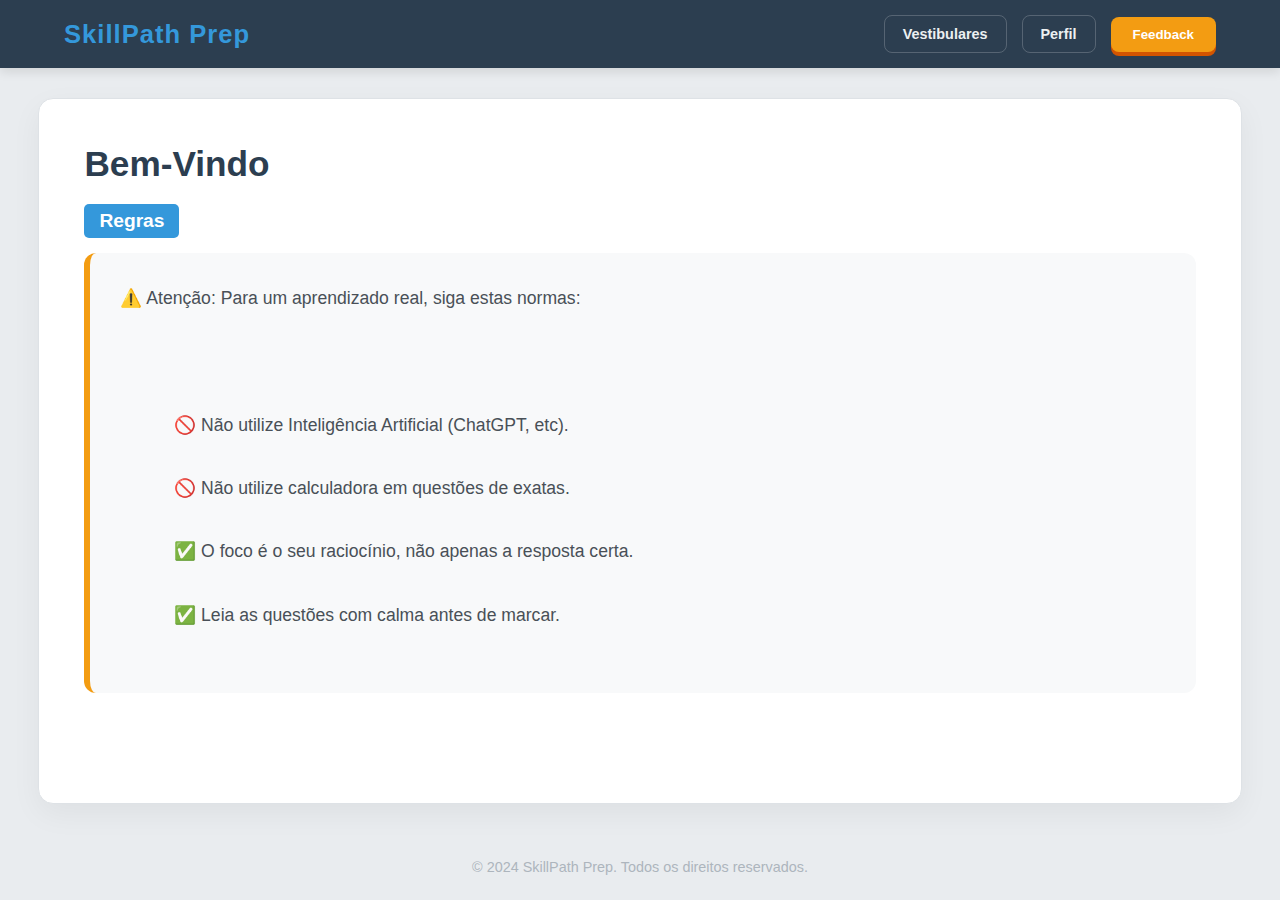
<file: index.html>
<!DOCTYPE html>
<html lang="pt-br">
<head>
    <meta charset="UTF-8">
    <meta name="viewport" content="width=device-width, initial-scale=1.0">
    <title>SkillPath Prep</title>
    <link rel="stylesheet" href="style.css">
</head>
<body>
    <header class="teto">
        <h1>SkillPath Prep</h1>
        <div class="botoes-nav">
            <a href="vestibular/vestibular.html"><button class="btn-nav">Vestibulares</button></a>
            <a href="perfil/perfil.html"><button class="btn-nav">Perfil</button></a>
            <a href="feedback/feedback.html"><button class="btn-feedback">Feedback</button></a>
        </div>
    </header>

    <main class="tela">
        <h2>Bem-Vindo</h2>
        <h3>Regras</h3>
        <p>⚠️ Atenção: Para um aprendizado real, siga estas normas:
           <br><br>
           🚫 Não utilize Inteligência Artificial (ChatGPT, etc).<br>
           🚫 Não utilize calculadora em questões de exatas.<br>
           ✅ O foco é o seu raciocínio, não apenas a resposta certa.<br>
           ✅ Leia as questões com calma antes de marcar.
        </p>
    </main>

    <footer>
        <p>© 2024 SkillPath Prep. Todos os direitos reservados.</p>
    </footer>
</body>
</html>
</file>
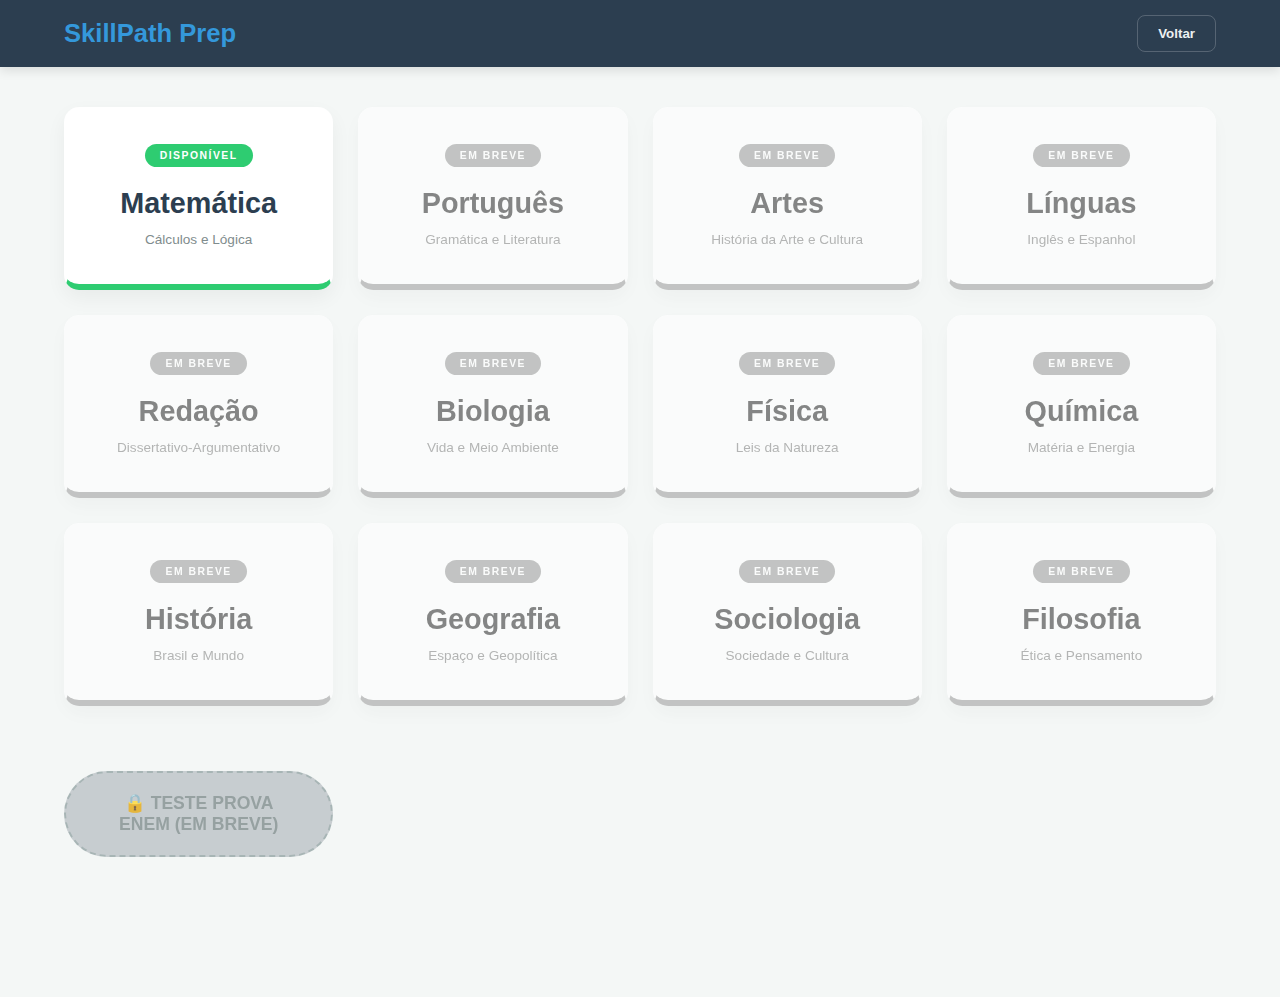
<file: enem/enem.html>
<!DOCTYPE html>
<html lang="pt-br">
<head>
    <meta charset="UTF-8">
    <meta name="viewport" content="width=device-width, initial-scale=1.0">
    <title>SkillPath Prep - ENEM</title>
    <link rel="stylesheet" href="enem.css">
</head>
<body>
    <header class="teto">
        <h1>SkillPath Prep</h1>
        <div class="botoes-nav">
            <button class="btn-nav" onclick="location.href='../vestibular/vestibulares.html'">Voltar</button>
        </div>
    </header>

    <main>
        <div class="card nem" onclick="location.href='matematica/matematica.html'">
            <h2 class="badge">DISPONÍVEL</h2>
            <h1>Matemática</h1>
            <h2 class="descricao">Cálculos e Lógica</h2>
        </div>

        <div class="card nem card-bloqueado">
            <h2 class="badge badge-breve">EM BREVE</h2>
            <h1>Português</h1>
            <h2 class="descricao">Gramática e Literatura</h2>
        </div>

        <div class="card nem card-bloqueado">
            <h2 class="badge badge-breve">EM BREVE</h2>
            <h1>Artes</h1>
            <h2 class="descricao">História da Arte e Cultura</h2>
        </div>

        <div class="card nem card-bloqueado">
            <h2 class="badge badge-breve">EM BREVE</h2>
            <h1>Línguas</h1>
            <h2 class="descricao">Inglês e Espanhol</h2>
        </div>

        <div class="card nem card-bloqueado">
            <h2 class="badge badge-breve">EM BREVE</h2>
            <h1>Redação</h1>
            <h2 class="descricao">Dissertativo-Argumentativo</h2>
        </div>

        <div class="card nem card-bloqueado">
            <h2 class="badge badge-breve">EM BREVE</h2>
            <h1>Biologia</h1>
            <h2 class="descricao">Vida e Meio Ambiente</h2>
        </div>

        <div class="card nem card-bloqueado">
            <h2 class="badge badge-breve">EM BREVE</h2>
            <h1>Física</h1>
            <h2 class="descricao">Leis da Natureza</h2>
        </div>

        <div class="card nem card-bloqueado">
            <h2 class="badge badge-breve">EM BREVE</h2>
            <h1>Química</h1>
            <h2 class="descricao">Matéria e Energia</h2>
        </div>

        <div class="card nem card-bloqueado">
            <h2 class="badge badge-breve">EM BREVE</h2>
            <h1>História</h1>
            <h2 class="descricao">Brasil e Mundo</h2>
        </div>

        <div class="card nem card-bloqueado">
            <h2 class="badge badge-breve">EM BREVE</h2>
            <h1>Geografia</h1>
            <h2 class="descricao">Espaço e Geopolítica</h2>
        </div>

        <div class="card nem card-bloqueado">
            <h2 class="badge badge-breve">EM BREVE</h2>
            <h1>Sociologia</h1>
            <h2 class="descricao">Sociedade e Cultura</h2>
        </div>

        <div class="card nem card-bloqueado">
            <h2 class="badge badge-breve">EM BREVE</h2>
            <h1>Filosofia</h1>
            <h2 class="descricao">Ética e Pensamento</h2>
        </div>
        <div class="container-teste">
        <button class="btn-teste-breve">
            🔒 TESTE PROVA ENEM (EM BREVE)
        </button>
    </div>
    </main>

</body>
</html>
</file>
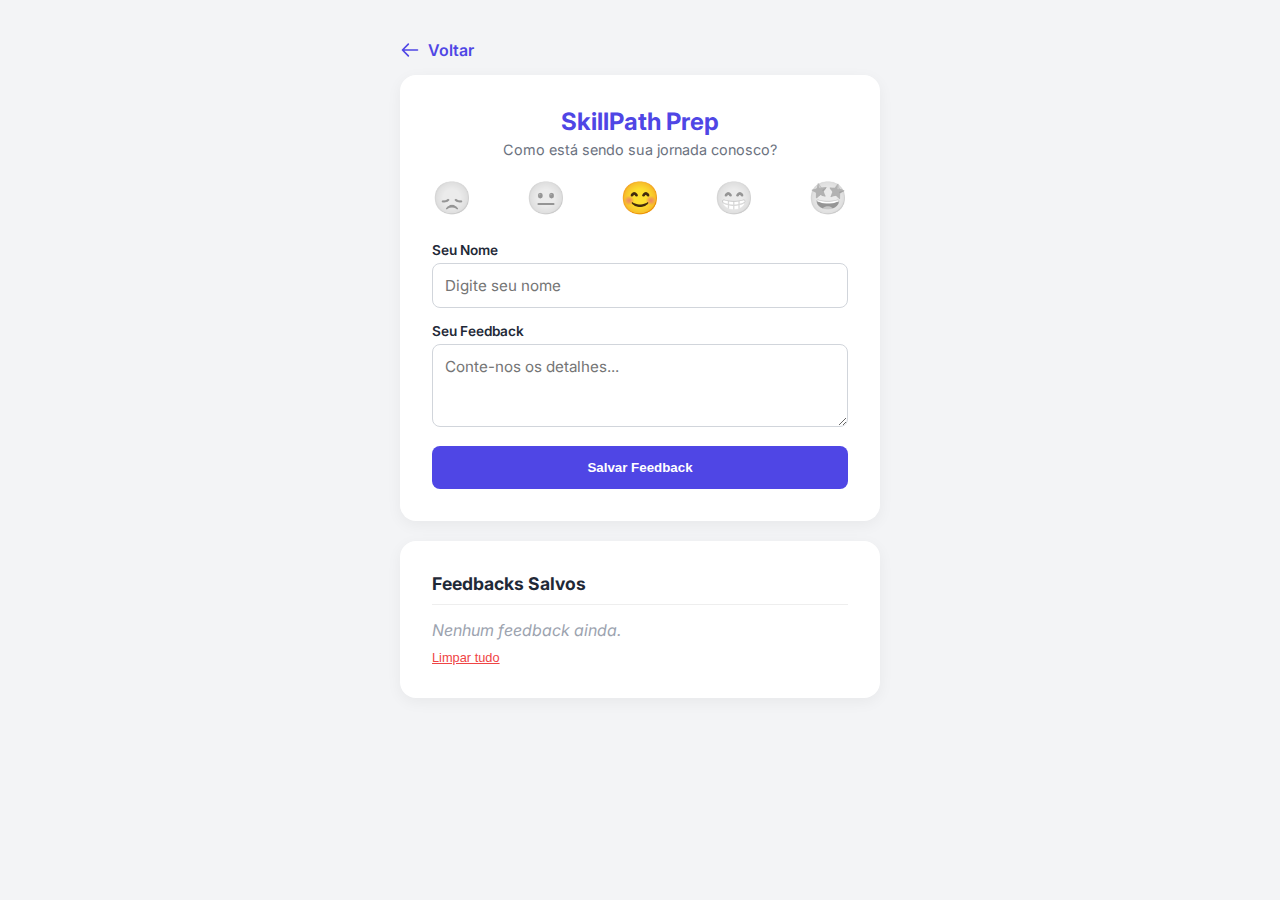
<file: feedback/feedback.html>
<!DOCTYPE html>
<html lang="pt-br">
<head>
    <meta charset="UTF-8">
    <meta name="viewport" content="width=device-width, initial-scale=1.0">
    <title>SkillPath Prep - Feedback</title>
    <link rel="stylesheet" href="feedback.css">
    <link href="https://fonts.googleapis.com/css2?family=Inter:wght@400;600&display=swap" rel="stylesheet">
</head>
<body>

    <div class="container-wrapper">
        <a href="../index.html" class="back-button">
            <svg width="20" height="20" fill="none" stroke="currentColor" viewBox="0 0 24 24">
                <path stroke-linecap="round" stroke-linejoin="round" stroke-width="2" d="M10 19l-7-7m0 0l7-7m-7 7h18"></path>
            </svg>
            Voltar
        </a>

        <div class="feedback-container">
            <header>
                <h1>SkillPath Prep</h1>
                <p>Como está sendo sua jornada conosco?</p>
            </header>

            <form id="feedbackForm">
                <div class="rating-group">
                    <label class="emoji"><input type="radio" name="rating" value="😞"><span>😞</span></label>
                    <label class="emoji"><input type="radio" name="rating" value="😐"><span>😐</span></label>
                    <label class="emoji"><input type="radio" name="rating" value="😊" checked><span>😊</span></label>
                    <label class="emoji"><input type="radio" name="rating" value="😁"><span>😁</span></label>
                    <label class="emoji"><input type="radio" name="rating" value="🤩"><span>🤩</span></label>
                </div>

                <div class="input-group">
                    <label for="userName">Seu Nome</label>
                    <input type="text" id="userName" placeholder="Digite seu nome" required>
                </div>

                <div class="input-group">
                    <label for="userComments">Seu Feedback</label>
                    <textarea id="userComments" rows="3" placeholder="Conte-nos os detalhes..." required></textarea>
                </div>

                <button type="submit" class="submit-btn">Salvar Feedback</button>
            </form>
        </div>

        <div class="history-container">
            <h3>Feedbacks Salvos</h3>
            <div id="feedbackList"></div>
            <button id="clearBtn" class="clear-btn">Limpar tudo</button>
        </div>
    </div>

    <script src="feedback.js"></script>
</body>
</html>
</file>
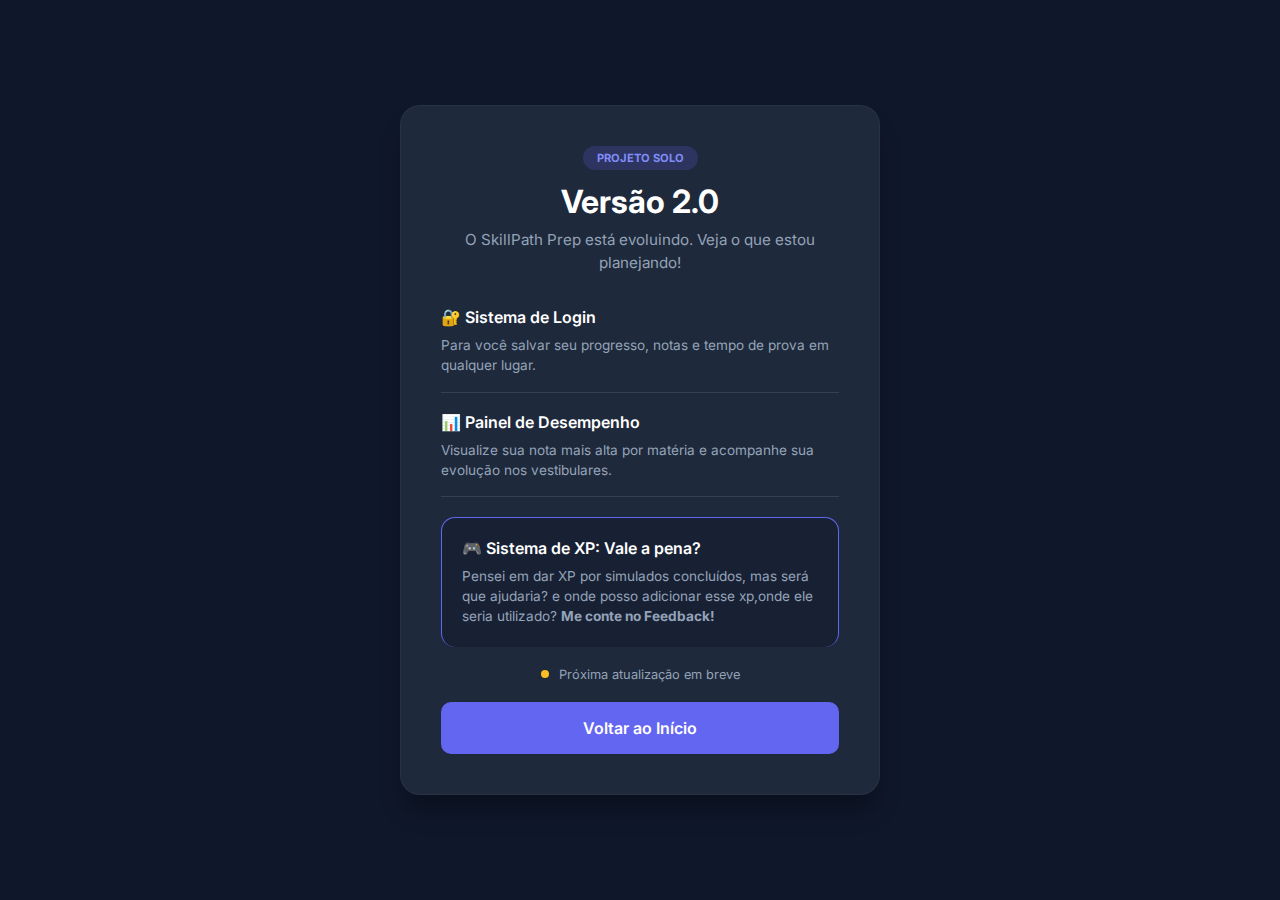
<file: perfil/perfil.html>
<!DOCTYPE html>
<html lang="pt-br">
<head>
    <meta charset="UTF-8">
    <meta name="viewport" content="width=device-width, initial-scale=1.0">
    <title>SkillPath Prep - Futuro</title>
    <link rel="stylesheet" href="perfil.css">
    <link href="https://fonts.googleapis.com/css2?family=Inter:wght@400;600;700&display=swap" rel="stylesheet">
</head>
<body>

    <div class="feedback-container">
        <header>
            <div class="tag-solo">Projeto Solo</div>
            <h1>Versão 2.0</h1>
            <p>O SkillPath Prep está evoluindo. Veja o que estou planejando!</p>
        </header>

        <div class="roadmap-list">
            <div class="input-group">
                <label>🔐 Sistema de Login</label>
                <p class="desc-text">Para você salvar seu progresso, notas e tempo de prova em qualquer lugar.</p>
            </div>

            <div class="input-group">
                <label>📊 Painel de Desempenho</label>
                <p class="desc-text">Visualize sua nota mais alta por matéria e acompanhe sua evolução nos vestibulares.</p>
            </div>

            <div class="input-group highlight-box">
                <label>🎮 Sistema de XP: Vale a pena?</label>
                <p class="desc-text">Pensei em dar XP por simulados concluídos, mas será que ajudaria? e onde posso adicionar esse xp,onde ele seria utilizado? <strong>Me conte no Feedback!</strong></p>
            </div>
        </div>

        <div class="status-footer">
            <span class="dot"></span> Próxima atualização em breve
        </div>

        <a href="../index.html" class="submit-btn">Voltar ao Início</a>
    </div>

</body>
</html>
</file>
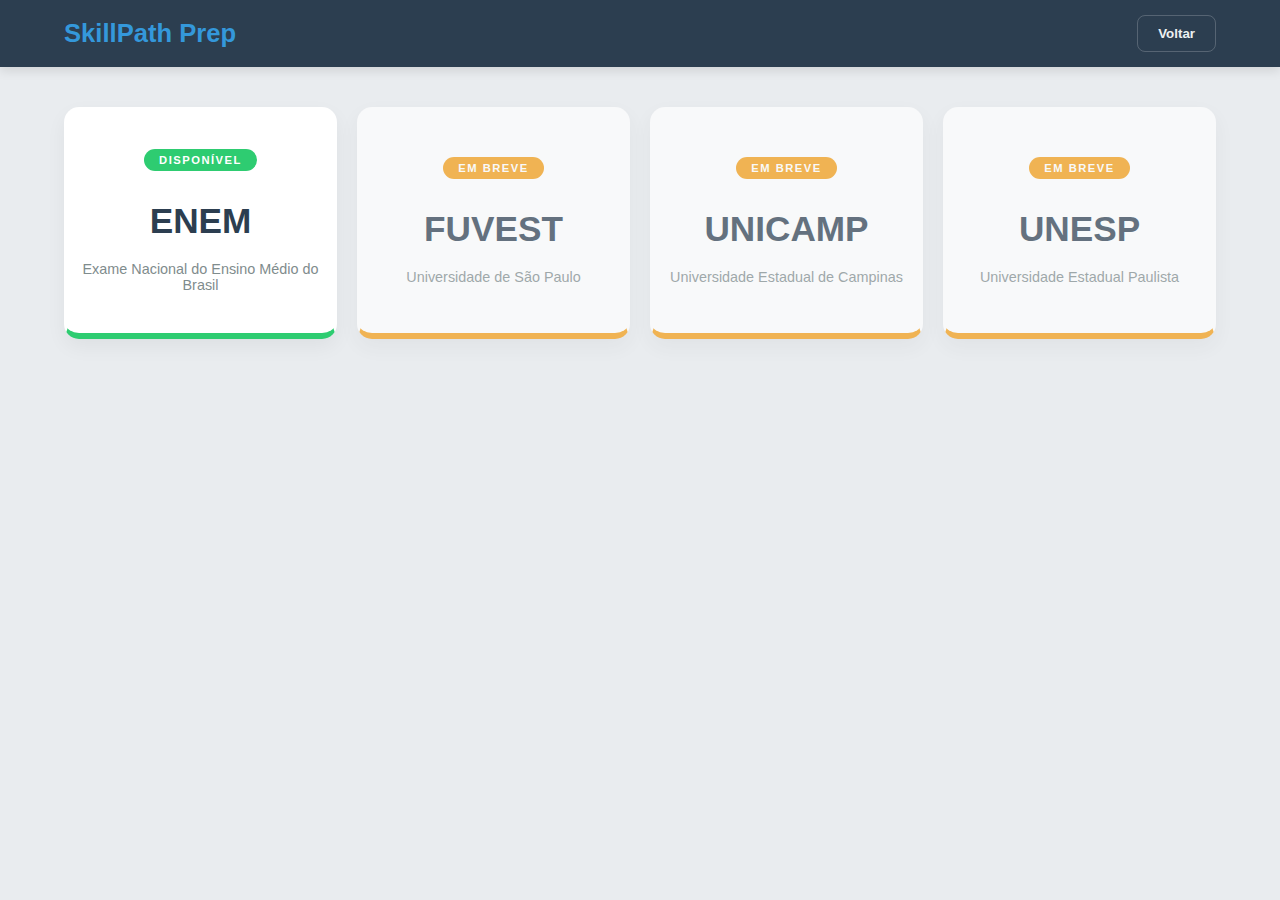
<file: vestibular/vestibulares.html>
<!DOCTYPE html>
<html lang="pt-br">
<head>
    <meta charset="UTF-8">
    <meta name="viewport" content="width=device-width, initial-scale=1.0">
    <title>SkillPath Prep | Vestibulares</title>
    <link rel="stylesheet" href="vestibulares.css">
</head>
<body>
    <header class="teto">
        <h1>SkillPath Prep</h1>
        <div>
            <button class="btn-nav" onclick="location.href='../index.html'">Voltar</button>
        </div>
    </header>

    <main>
        <div class="card nem" onclick="location.href='../enem/enem.html'">
            <h2 class="badge">DISPONÍVEL</h2>
            <h1>ENEM</h1>
            <h2 class="descricao">Exame Nacional do Ensino Médio do Brasil</h2>
        </div>

        <div class="card fuvest" onclick="alert('Em breve!')">
            <h2 class="badge">EM BREVE</h2>
            <h1>FUVEST</h1>
            <h2 class="descricao">Universidade de São Paulo</h2>
        </div>

        <div class="card unicamp" onclick="alert('Em breve!')">
            <h2 class="badge">EM BREVE</h2>
            <h1>UNICAMP</h1>
            <h2 class="descricao">Universidade Estadual de Campinas</h2>
        </div>

        <div class="card unesp" onclick="alert('Em breve!')">
            <h2 class="badge">EM BREVE</h2>
            <h1>UNESP</h1>
            <h2 class="descricao">Universidade Estadual Paulista</h2>
        </div>
    </main>
</body>
</html>
</file>
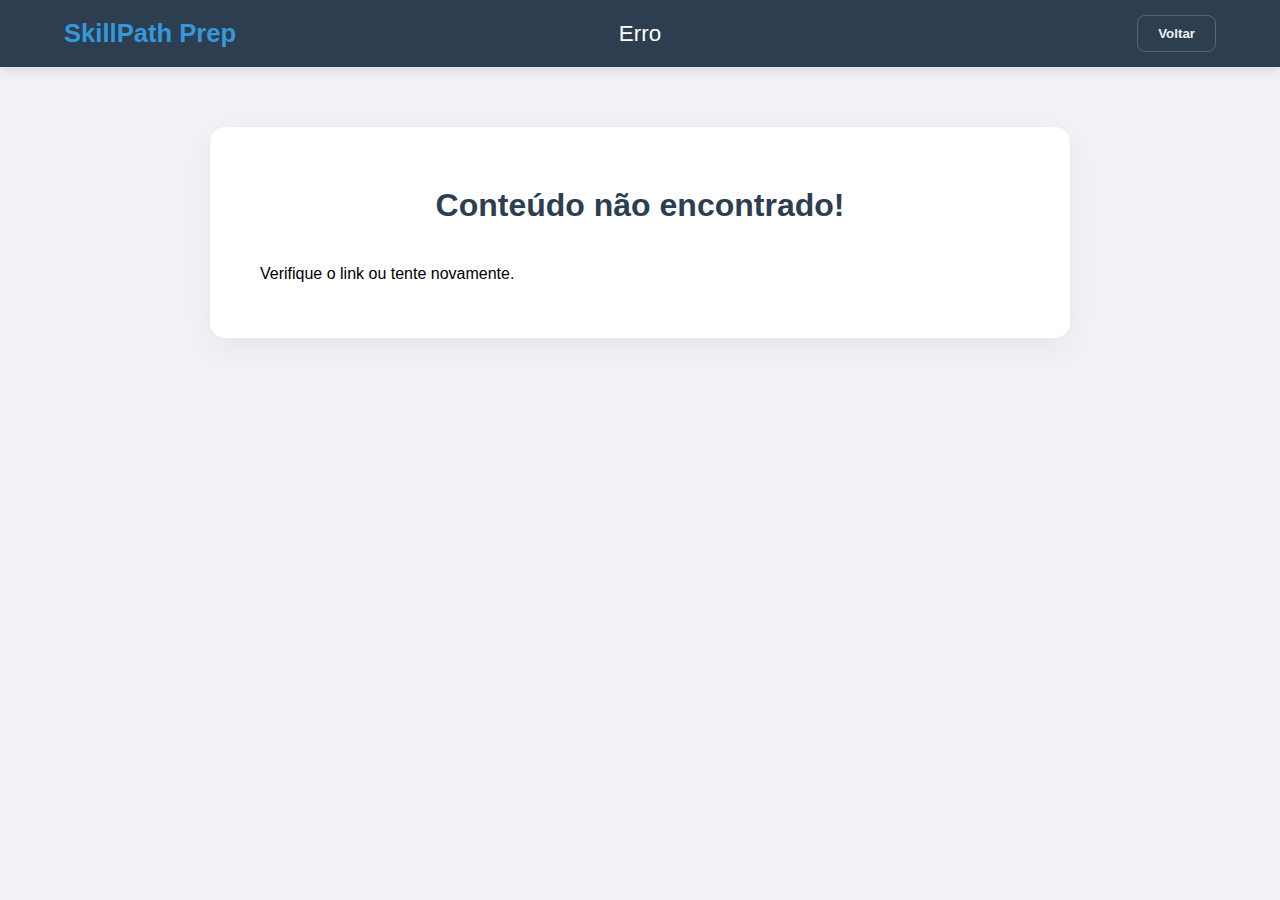
<file: enem/matematica/aula.html>
<!DOCTYPE html>
<html lang="pt-br">
<head>
    <meta charset="UTF-8">
    <meta name="viewport" content="width=device-width, initial-scale=1.0">
    <title>Aula - SkillPath Prep</title>
    <link rel="stylesheet" href="aula.css">
</head>
<body>
    <header class="teto">
        <h1 class="logo-site">SkillPath Prep</h1>
    
        <div class="centro-header">
           <h1 id="titulo-aula">Carregando...</h1>
        </div>

        <div class="botoes-nav">
           <button class="btn-nav" onclick="location.href='matematica.html'">Voltar</button>
        </div>
    </header>

    <main class="conteudo-estudo">
        <div class="card-aula">
            <div id="texto-aula">
        </div>
    </main>

    <script src="dados.js"></script>
    <script>
        const urlParams = new URLSearchParams(window.location.search);
        const materiaID = urlParams.get('materia');

        if (materiaID && conteudos[materiaID]) {
            document.getElementById('titulo-aula').innerText = conteudos[materiaID].titulo;
            document.getElementById('texto-aula').innerHTML = conteudos[materiaID].conteudo;
        } else {
            document.getElementById('titulo-aula').innerText = "Erro";
            document.getElementById('texto-aula').innerHTML = "<h2>Conteúdo não encontrado!</h2><p>Verifique o link ou tente novamente.</p>";
        }
    </script>
</body>
</html>
</file>
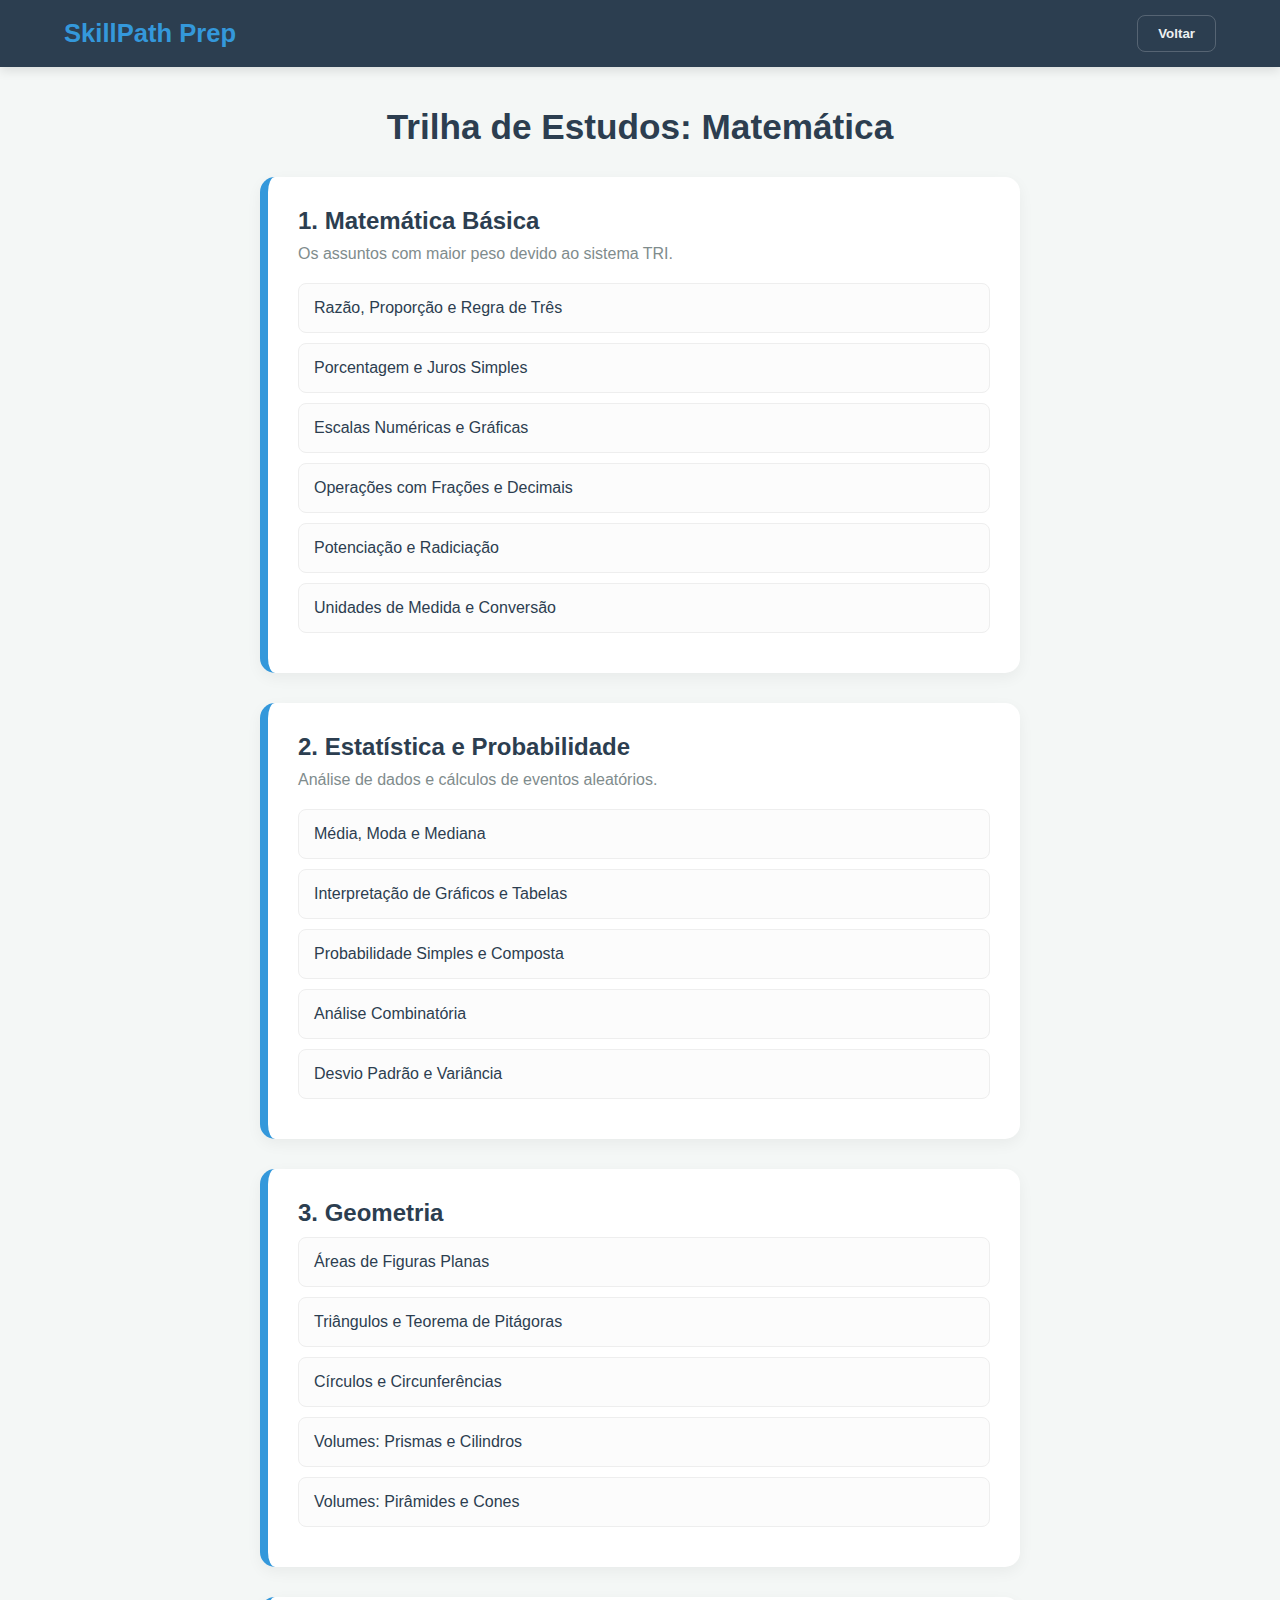
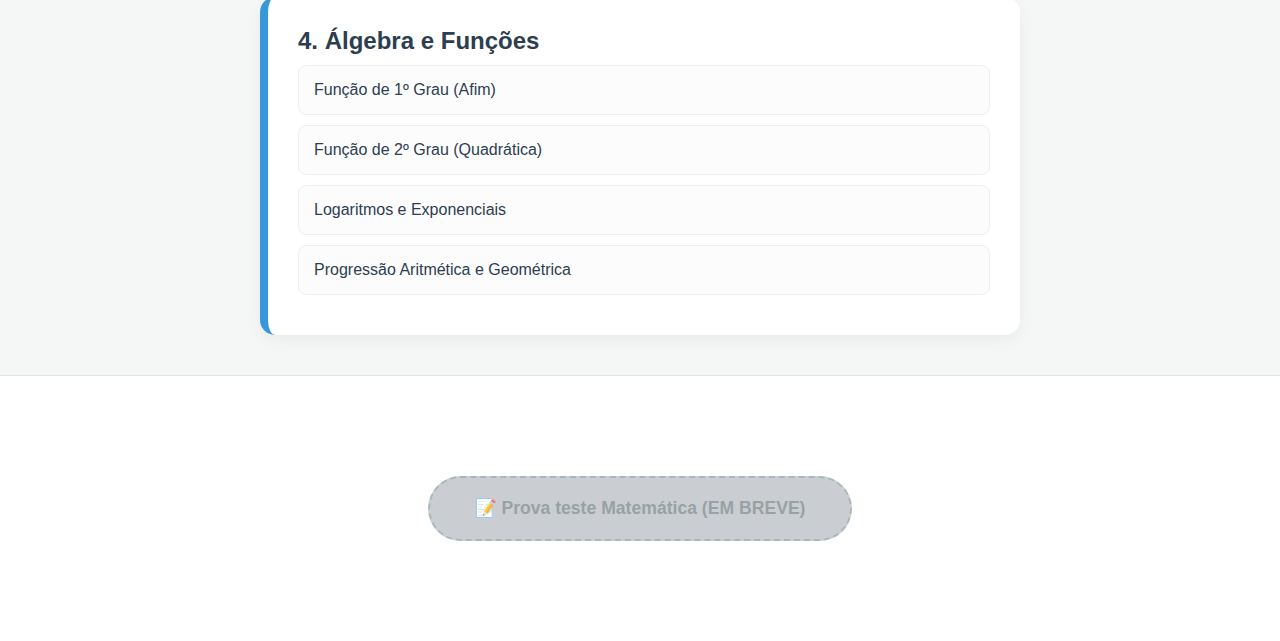
<file: enem/matematica/matematica.html>
<!DOCTYPE html>
<html lang="pt-br">
<head>
    <meta charset="UTF-8">
    <meta name="viewport" content="width=device-width, initial-scale=1.0">
    <title>SkillPath Prep - Matemática</title>
    <link rel="stylesheet" href="matematica.css">
</head>
<body>
    <header class="teto">
        <h1>SkillPath Prep</h1>
        <div class="botoes-nav">
            <button class="btn-nav" onclick="location.href='../enem.html'">Voltar</button>
        </div>
    </header>

    <main class="conteudo-estudo">
        <h2>Trilha de Estudos: Matemática</h2>
        
        <div class="topico-item">
            <h3>1. Matemática Básica</h3>
            <p>Os assuntos com maior peso devido ao sistema TRI.</p>
            <ul class="lista-links">
                <li><a href="aula.html?materia=razao">Razão, Proporção e Regra de Três</a></li>
                <li><a href="aula.html?materia=porcentagem">Porcentagem e Juros Simples</a></li>
                <li><a href="aula.html?materia=escala">Escalas Numéricas e Gráficas</a></li>
                <li><a href="aula.html?materia=fracoes">Operações com Frações e Decimais</a></li>
                <li><a href="aula.html?materia=potencia">Potenciação e Radiciação</a></li>
                <li><a href="aula.html?materia=unidades">Unidades de Medida e Conversão</a></li>
            </ul>
        </div>

        <div class="topico-item">
            <h3>2. Estatística e Probabilidade</h3>
            <p>Análise de dados e cálculos de eventos aleatórios.</p>
            <ul class="lista-links">
                <li><a href="aula.html?materia=media">Média, Moda e Mediana</a></li>
                <li><a href="aula.html?materia=interpretacao">Interpretação de Gráficos e Tabelas</a></li>
                <li><a href="aula.html?materia=probabilidade">Probabilidade Simples e Composta</a></li>
                <li><a href="aula.html?materia=analise">Análise Combinatória</a></li>
                <li><a href="aula.html?materia=desvio">Desvio Padrão e Variância</a></li>
            </ul>
        </div>

        <div class="topico-item">
            <h3>3. Geometria</h3>
            <ul class="lista-links">
                <li><a href="aula.html?materia=areas">Áreas de Figuras Planas</a></li>
                <li><a href="aula.html?materia=pitagoras">Triângulos e Teorema de Pitágoras</a></li>
                <li><a href="aula.html?materia=circulos">Círculos e Circunferências</a></li>
                <li><a href="aula.html?materia=volumes1">Volumes: Prismas e Cilindros</a></li>
                <li><a href="aula.html?materia=volumes2">Volumes: Pirâmides e Cones</a></li>
            </ul>
        </div>

        <div class="topico-item">
            <h3>4. Álgebra e Funções</h3>
            <ul class="lista-links">
                <li><a href="aula.html?materia=funcao1">Função de 1º Grau (Afim)</a></li>
                <li><a href="aula.html?materia=funcao2">Função de 2º Grau (Quadrática)</a></li>
                <li><a href="aula.html?materia=logaritmos">Logaritmos e Exponenciais</a></li>
                <li><a href="aula.html?materia=papg">Progressão Aritmética e Geométrica</a></li>
            </ul>
        </div>
    </main>
    <footer class="prova">
        <div class="container-teste">
        <button class="btn-teste-breve">
            📝 Prova teste Matemática (EM BREVE)
        </button>
    </div>
    </footer>
</body>
</html>
</file>
<file: style.css>
* {
    margin: 0;
    padding: 0;
    box-sizing: border-box;
    font-family: 'Inter', 'Segoe UI', sans-serif;
}

body {
    background-color: #e9ecef;
    min-height: 100vh;
    display: flex;
    flex-direction: column;
}

.teto {
    background-color: #2c3e50;
    padding: 15px 5%;
    display: flex;
    justify-content: space-between;
    align-items: center;
    color: white;
    box-shadow: 0 4px 10px rgba(0, 0, 0, 0.1);
}

.teto h1 {
    font-size: 1.6rem;
    color: #3498db;
    letter-spacing: 1px;
}

.botoes-nav {
    display: flex;
    gap: 15px;
    align-items: center;
}

.btn-nav {
    background: transparent;
    color: #ecf0f1;
    border: 1px solid rgba(255, 255, 255, 0.2);
    padding: 10px 18px;
    border-radius: 8px;
    cursor: pointer;
    font-size: 0.9rem;
    font-weight: 600;
    transition: all 0.3s ease;
}

.btn-nav:hover {
    background: rgba(255, 255, 255, 0.1);
    border-color: #3498db;
    color: #3498db;
}

.btn-feedback {
    background-color: #f39c12;
    color: white;
    padding: 10px 22px;
    border: none;
    border-radius: 8px;
    font-weight: 700;
    cursor: pointer;
    box-shadow: 0 4px 0px #d35400;
    transition: all 0.2s ease;
}

.btn-feedback:hover {
    background-color: #e67e22;
    transform: translateY(-2px);
    box-shadow: 0 6px 0px #d35400;
}

.btn-feedback:active {
    transform: translateY(2px);
    box-shadow: 0 0px 0px #d35400;
}

.tela {
    flex: 1;
    width: 94%;
    max-width: 1400px;
    margin: 30px auto;
    background-color: #ffffff;
    padding: 45px;
    border-radius: 15px;
    box-shadow: 0 10px 30px rgba(0, 0, 0, 0.05);
    border: 1px solid #dee2e6;
}

.tela h2 {
    font-size: 2.2rem;
    color: #2c3e50;
    margin-bottom: 20px;
}

.tela h3 {
    display: inline-block;
    background-color: #3498db;
    color: white;
    padding: 6px 15px;
    border-radius: 5px;
    font-size: 1.2rem;
    margin-bottom: 15px;
}

.tela p {
    line-height: 1.8;
    color: #495057;
    font-size: 1.1rem;
    white-space: pre-wrap;
    background-color: #f8f9fa;
    padding: 30px;
    border-radius: 12px;
    border-left: 6px solid #f39c12;
}

.grid-vestibulares {
    display: grid;
    grid-template-columns: repeat(auto-fit, minmax(280px, 1fr));
    gap: 25px;
    margin-top: 30px;
}

.card-vest {
    background-color: #ffffff;
    border: 2px solid #e9ecef;
    padding: 40px 20px;
    border-radius: 15px;
    cursor: pointer;
    display: flex;
    flex-direction: column;
    align-items: center;
    transition: all 0.3s ease;
}

.card-vest:hover {
    border-color: #f39c12;
    transform: translateY(-8px);
    box-shadow: 0 12px 20px rgba(0, 0, 0, 0.08);
}

.card-vest span {
    font-size: 1.8rem;
    font-weight: 700;
    color: #2c3e50;
    margin-bottom: 10px;
}

.stats-container {
    display: flex;
    gap: 25px;
    margin: 35px 0;
}

.stat-card {
    flex: 1;
    background-color: #f8f9fa;
    padding: 30px;
    border-radius: 15px;
    border-bottom: 5px solid #3498db;
    text-align: center;
    transition: transform 0.3s ease;
}

.stat-card h4 {
    font-size: 0.9rem;
    color: #7f8c8d;
    text-transform: uppercase;
    letter-spacing: 1px;
    margin-bottom: 12px;
}

.stat-card p {
    font-size: 2.8rem;
    font-weight: 800;
    color: #2c3e50;
    background: none;
    border: none;
    padding: 0;
}

footer {
    text-align: center;
    padding: 25px;
    color: #adb5bd;
    font-size: 0.9rem;
    background-color: transparent;
}
</file>
<file: enem/enem.css>
* {
    margin: 0;
    padding: 0;
    box-sizing: border-box;
    font-family: 'Segoe UI', Tahoma, Geneva, Verdana, sans-serif;
}

body {
    background-color: #f4f7f6;
    min-height: 100vh;
    padding-bottom: 60px;
}

.teto {
    background-color: #2c3e50;
    padding: 15px 5%;
    display: flex;
    justify-content: space-between;
    align-items: center;
    color: white;
    box-shadow: 0 4px 10px rgba(0, 0, 0, 0.1);
}

.teto h1 {
    font-size: 1.6rem;
    color: #3498db;
}

.btn-nav {
    background: transparent;
    color: #ecf0f1;
    border: 1px solid rgba(255, 255, 255, 0.2);
    padding: 10px 20px;
    border-radius: 8px;
    cursor: pointer;
    font-weight: 600;
    transition: 0.3s;
}

.btn-nav:hover {
    background: #3498db;
    color: white;
    border-color: #3498db;
}

main {
    display: grid;
    grid-template-columns: repeat(4, 1fr); 
    gap: 25px;
    padding: 40px 5%;
    max-width: 1400px;
    margin: 0 auto;
}

.card {
    background-color: #ffffff;
    padding: 35px 20px;
    border-radius: 15px;
    text-align: center;
    box-shadow: 0 8px 20px rgba(0, 0, 0, 0.05);
    transition: all 0.3s ease;
    cursor: pointer;
    display: flex;
    flex-direction: column;
    align-items: center;
    justify-content: center;
    border: 2px solid transparent;
    border-bottom: 6px solid #2ecc71;
}

.card:hover {
    transform: translateY(-10px);
    border-color: #2ecc71;
    box-shadow: 0 12px 25px rgba(46, 204, 113, 0.2);
}

.card h1 {
    font-size: 1.8rem;
    color: #2c3e50;
    margin: 15px 0 10px 0;
}

.card-bloqueado {
    opacity: 0.6;
    filter: grayscale(1);
    cursor: not-allowed;
    border-bottom: 6px solid #95a5a6;
}

.card-bloqueado:hover {
    transform: none;
    border-color: transparent;
    box-shadow: 0 8px 20px rgba(0, 0, 0, 0.05);
}

.badge-breve {
    background-color: #95a5a6 !important;
}

.descricao {
    font-size: 0.85rem;
    color: #7f8c8d;
    font-weight: 500;
    line-height: 1.4;
}

.badge {
    font-size: 0.65rem;
    letter-spacing: 1.5px;
    padding: 6px 15px;
    border-radius: 20px;
    color: white;
    background-color: #2ecc71;
    margin-bottom: 5px;
    text-transform: uppercase;
}

.container-teste {
    display: flex;
    justify-content: center;
    align-items: center;
    padding: 40px 0;
    width: 100%;
}

.btn-teste-breve {
    background-color: #bdc3c7;
    color: #7f8c8d;        
    padding: 20px 45px;
    font-size: 1.1rem;
    font-weight: bold;
    border: 2px dashed #95a5a6; 
    border-radius: 50px;
    cursor: not-allowed;
    opacity: 0.8;
}

@media (max-width: 1100px) {
    main {
        grid-template-columns: repeat(2, 1fr);
    }
}

@media (max-width: 650px) {
    main {
        grid-template-columns: 1fr;
        padding: 20px 8%;
    }

    .card h1 {
        font-size: 1.5rem;
    }

    .btn-teste-breve {
        width: 90%;
        font-size: 0.9rem;
        padding: 15px 20px;
    }
}
</file>
<file: feedback/feedback.css>
:root {
    --primary: #4f46e5;
    --primary-hover: #4338ca;
    --bg: #f3f4f6;
    --white: #ffffff;
    --text: #1f2937;
    --muted: #6b7280;
}

* {
    margin: 0;
    padding: 0;
    box-sizing: border-box;
}

body {
    font-family: 'Inter', sans-serif;
    background-color: var(--bg);
    color: var(--text);
    display: flex;
    justify-content: center;
    padding: 40px 20px;
}

.container-wrapper {
    width: 100%;
    max-width: 480px;
    display: flex;
    flex-direction: column;
}

.back-button {
    display: flex;
    align-items: center;
    gap: 8px;
    color: var(--primary);
    text-decoration: none;
    font-weight: 600;
    margin-bottom: 15px;
    transition: 0.2s;
}

.back-button:hover {
    transform: translateX(-5px);
}

.feedback-container, .history-container {
    background: var(--white);
    padding: 2rem;
    border-radius: 16px;
    box-shadow: 0 4px 15px rgba(0, 0, 0, 0.05);
    margin-bottom: 20px;
}

h1 { color: var(--primary); font-size: 1.5rem; text-align: center; margin-bottom: 5px; }
header p { text-align: center; color: var(--muted); margin-bottom: 20px; font-size: 0.9rem; }

.rating-group {
    display: flex;
    justify-content: space-between;
    margin-bottom: 25px;
}

.emoji input { display: none; }
.emoji span { font-size: 2rem; cursor: pointer; filter: grayscale(1); transition: 0.3s; opacity: 0.5; }
.emoji input:checked + span { filter: grayscale(0); transform: scale(1.25); opacity: 1; }

.input-group { margin-bottom: 15px; }
.input-group label { display: block; font-size: 0.85rem; font-weight: 600; margin-bottom: 5px; }

input, textarea {
    width: 100%;
    padding: 12px;
    border: 1px solid #d1d5db;
    border-radius: 8px;
    font-size: 0.95rem;
    font-family: inherit;
}

input:focus, textarea:focus {
    outline: 2px solid var(--primary);
    border-color: transparent;
}

.submit-btn {
    width: 100%;
    background: var(--primary);
    color: white;
    border: none;
    padding: 14px;
    border-radius: 8px;
    font-weight: 600;
    cursor: pointer;
    transition: 0.2s;
}

.submit-btn:hover { background: var(--primary-hover); }

.history-container h3 { font-size: 1.1rem; margin-bottom: 15px; border-bottom: 1px solid #eee; padding-bottom: 10px; }

.feedback-card {
    background: #f9fafb;
    padding: 15px;
    border-radius: 10px;
    border-left: 4px solid var(--primary);
    margin-bottom: 12px;
}

.feedback-card strong { display: block; margin-bottom: 2px; }
.feedback-card small { color: var(--muted); font-size: 0.75rem; }
.feedback-card p { margin-top: 8px; font-size: 0.9rem; line-height: 1.4; }

.clear-btn {
    background: none;
    border: none;
    color: #ef4444;
    font-size: 0.8rem;
    text-decoration: underline;
    cursor: pointer;
    margin-top: 10px;
}
</file>
<file: perfil/perfil.css>
:root {
    --primary-color: #6366f1;
    --primary-hover: #4f46e5;
    --bg-color: #0f172a; 
    --card-bg: #1e293b;   
    --text-main: #f8fafc;
    --text-muted: #94a3b8;
    --border-color: #334155;
}

* {
    margin: 0;
    padding: 0;
    box-sizing: border-box;
}

body {
    font-family: 'Inter', sans-serif;
    background-color: var(--bg-color);
    color: var(--text-main);
    display: flex;
    justify-content: center;
    align-items: center;
    min-height: 100vh;
    padding: 20px;
}

.feedback-container {
    background-color: var(--card-bg);
    padding: 2.5rem;
    border-radius: 20px;
    box-shadow: 0 20px 25px -5px rgba(0, 0, 0, 0.3);
    width: 100%;
    max-width: 480px;
    text-align: center;
    border: 1px solid rgba(255, 255, 255, 0.05);
}

header h1 {
    font-size: 2rem;
    margin-bottom: 0.5rem;
    color: #fff;
    font-weight: 700;
}

header p {
    font-size: 0.95rem;
    color: var(--text-muted);
    margin-bottom: 2rem;
    line-height: 1.5;
}

.tag-solo {
    display: inline-block;
    background: rgba(99, 102, 241, 0.2);
    color: #818cf8;
    font-size: 0.7rem;
    font-weight: 700;
    padding: 5px 14px;
    border-radius: 20px;
    margin-bottom: 12px;
    text-transform: uppercase;
}

.input-group {
    text-align: left;
    margin-bottom: 1.2rem;
    padding-bottom: 1rem;
    border-bottom: 1px solid var(--border-color);
}

.input-group:last-of-type {
    border-bottom: none;
}

.input-group label {
    display: block;
    font-size: 1rem;
    font-weight: 600;
    margin-bottom: 0.5rem;
    color: #fff;
}

.desc-text {
    font-size: 0.85rem;
    color: var(--text-muted);
    line-height: 1.5;
}

.highlight-box {
    background: rgba(15, 23, 42, 0.4);
    padding: 20px;
    border-radius: 14px;
    border: 1px solid var(--primary-color);
}

.status-footer {
    display: flex;
    align-items: center;
    justify-content: center;
    gap: 10px;
    font-size: 0.8rem;
    color: var(--text-muted);
    margin: 20px 0;
}

.dot {
    width: 8px;
    height: 8px;
    background: #fbbf24;
    border-radius: 50%;
    animation: pulse 2s infinite;
}

@keyframes pulse {
    0% { transform: scale(1); opacity: 1; }
    50% { transform: scale(1.3); opacity: 0.5; }
    100% { transform: scale(1); opacity: 1; }
}

.submit-btn {
    display: block;
    width: 100%;
    background-color: var(--primary-color);
    color: white;
    padding: 1rem;
    border: none;
    border-radius: 10px;
    font-size: 1rem;
    font-weight: 600;
    cursor: pointer;
    transition: all 0.2s;
    text-decoration: none;
    text-align: center;
}

.submit-btn:hover {
    background-color: var(--primary-hover);
    transform: translateY(-2px);
    box-shadow: 0 10px 15px -3px rgba(99, 102, 241, 0.3);
}
</file>
<file: vestibular/vestibulares.css>
* {
    margin: 0;
    padding: 0;
    box-sizing: border-box;
    font-family: 'Segoe UI', sans-serif;
}

body {
    background-color: #e9ecef;
    min-height: 100vh;
}

.teto {
    background-color: #2c3e50;
    padding: 15px 5%;
    display: flex;
    justify-content: space-between;
    align-items: center;
    color: white;
    box-shadow: 0 4px 10px rgba(0, 0, 0, 0.1);
}

.teto h1 {
    font-size: 1.6rem;
    color: #3498db;
}

.btn-nav {
    background: transparent;
    color: #ecf0f1;
    border: 1px solid rgba(255, 255, 255, 0.2);
    padding: 10px 20px;
    border-radius: 8px;
    cursor: pointer;
    font-weight: 600;
    transition: 0.3s;
}

.btn-nav:hover {
    background: #3498db;
    color: white;
    border-color: #3498db;
}

main {
    display: grid;
    grid-template-columns: repeat(4, 1fr); 
    gap: 20px;
    padding: 40px 5%;
    max-width: 1400px;
    margin: 0 auto;
}

.card {
    background-color: #ffffff;
    padding: 40px 15px;
    border-radius: 15px;
    text-align: center;
    box-shadow: 0 8px 20px rgba(0, 0, 0, 0.05);
    transition: all 0.3s ease;
    cursor: pointer;
    display: flex;
    flex-direction: column;
    align-items: center;
    justify-content: center;
    border: 2px solid transparent;
}

.card:hover {
    transform: translateY(-10px);
}

.card h1 {
    font-size: 2.2rem;
    color: #2c3e50;
    margin: 20px 0;
}

.descricao {
    font-size: 0.9rem;
    color: #7f8c8d;
    font-weight: 500;
}

.badge {
    font-size: 0.7rem;
    letter-spacing: 1.5px;
    padding: 5px 15px;
    border-radius: 20px;
    color: white;
    margin-bottom: 10px;
}

.nem {
    border-bottom: 6px solid #2ecc71;
}
.nem .badge {
    background-color: #2ecc71;
}
.nem:hover {
    border-color: #2ecc71;
}

.fuvest, .unicamp, .unesp {
    border-bottom: 6px solid #f39c12;
    opacity: 0.7;
    cursor: not-allowed;
}

.fuvest .badge, .unicamp .badge, .unesp .badge {
    background-color: #f39c12;
}

.fuvest:hover, .unicamp:hover, .unesp:hover {
    opacity: 0.9;
    transform: none;
}

@media (max-width: 1024px) {
    main {
        grid-template-columns: repeat(2, 1fr);
    }
}

@media (max-width: 600px) {
    main {
        grid-template-columns: 1fr;
    }
}
</file>
<file: enem/matematica/aula.css>
* {
    margin: 0;
    padding: 0;
    box-sizing: border-box;
    font-family: 'Segoe UI', sans-serif;
}

body {
    background-color: #f0f2f5;
}

.teto {
    background-color: #2c3e50;
    padding: 15px 5%;
    display: flex;
    justify-content: space-between;
    align-items: center;
    color: white;
    box-shadow: 0 4px 10px rgba(0, 0, 0, 0.1);
    position: sticky;
    top: 0;
    z-index: 1000;
}

.teto .logo-site {
    font-size: 1.6rem;
    color: #3498db;
    width: 250px;
    text-align: left;
    margin: 0;
}

.centro-header {
    flex: 1;
    text-align: center;
}

#titulo-aula {
    font-size: 1.4rem; 
    color: #ffffff;
    font-weight: 500;
    margin: 0;
}

.botoes-nav {
    width: 250px;
    display: flex;
    justify-content: flex-end;
}

.btn-nav {
    background: transparent;
    color: #ecf0f1;
    border: 1px solid rgba(255, 255, 255, 0.2);
    padding: 10px 20px;
    border-radius: 8px;
    cursor: pointer;
    font-weight: 600;
    transition: 0.3s;
}

.btn-nav:hover {
    background: #3498db;
    color: white;
    border-color: #3498db;
}

.conteudo-estudo {
    max-width: 900px;
    margin: 40px auto;
    padding: 20px;
}

.card-aula {
    background: white;
    padding: 50px;
    border-radius: 15px;
    box-shadow: 0 10px 30px rgba(0,0,0,0.05);
    line-height: 1.8;
}

#texto-aula h2 {
    color: #2c3e50;
    margin-bottom: 25px;
    font-size: 2rem;
    text-align: center;
}

.caixa-exemplo {
    background: #f8f9fa;
    border-left: 6px solid #2ecc71;
    padding: 20px;
    margin: 25px 0;
    border-radius: 8px;
}

.caixa-formula {
    background-color: #f8f9fa;
    border: 2px dashed #3498db;
    padding: 15px;
    text-align: center;
    margin: 20px 0;
    border-radius: 10px;
    color: #2c3e50;
}

.caixa-aviso {
    background-color: #fff3cd;
    border-left: 6px solid #ffc107;
    padding: 15px;
    margin: 20px 0;
    color: #856404;
    font-weight: bold;
}

#texto-aula ul, #texto-aula ol {
    margin-left: 20px;
    margin-bottom: 20px;
}

#texto-aula section {
    margin-bottom: 30px;
}

#texto-aula hr {
    border: 0;
    border-top: 1px solid #eee;
    margin: 40px 0;
}
</file>
<file: enem/matematica/matematica.css>
* {
    margin: 0;
    padding: 0;
    box-sizing: border-box;
    font-family: 'Segoe UI', sans-serif;
}

body {
    background-color: #f4f7f6;
    color: #333;
}

.teto {
    background-color: #2c3e50;
    padding: 15px 5%;
    display: flex;
    justify-content: space-between;
    align-items: center;
    color: white;
    box-shadow: 0 4px 10px rgba(0, 0, 0, 0.1);
}

.teto h1 {
    font-size: 1.6rem;
    color: #3498db;
}

.btn-nav {
    background: transparent;
    color: #ecf0f1;
    border: 1px solid rgba(255, 255, 255, 0.2);
    padding: 10px 20px;
    border-radius: 8px;
    cursor: pointer;
    font-weight: 600;
    transition: 0.3s;
}

.btn-nav:hover {
    background: #3498db;
    color: white;
    border-color: #3498db;
}

.conteudo-estudo {
    max-width: 800px;
    margin: 40px auto;
    padding: 0 20px;
    text-align: center;
}

.conteudo-estudo h2 {
    color: #2c3e50;
    font-size: 2.2rem;
    margin-bottom: 30px;
}

.topico-item {
    background: white;
    margin-bottom: 30px;
    padding: 30px;
    border-radius: 15px;
    text-align: left;
    box-shadow: 0 5px 15px rgba(0,0,0,0.05);
    border-left: 8px solid #3498db;
}

.topico-item h3 {
    font-size: 1.5rem;
    color: #2c3e50;
    margin-bottom: 10px;
}

.topico-item p {
    color: #7f8c8d;
    margin-bottom: 20px;
}

.lista-links {
    list-style: none;
    padding: 0;
}

.lista-links li {
    margin-bottom: 10px;
}

.lista-links a {
    display: block;
    padding: 15px;
    background-color: #fcfcfc;
    color: #2c3e50;
    text-decoration: none;
    border-radius: 8px;
    border: 1px solid #eee;
    font-weight: 500;
    transition: 0.3s;
}

.lista-links a:hover {
    background-color: #3498db;
    color: white;
    padding-left: 25px;
}

.prova {
    background-color: #ffffff; 
    padding: 60px 0;         
    margin-top: 40px;          
    border-top: 1px solid #e0e4e8;
    width: 100%;
}

.container-teste {
    display: flex;
    justify-content: center;
    align-items: center;
    padding: 40px 0;
    width: 100%;
}

.btn-teste-breve {
    background-color: #bdc3c7; 
    color: #7f8c8d;         
    padding: 20px 45px;
    font-size: 1.1rem;
    font-weight: bold;
    border: 2px dashed #95a5a6;
    border-radius: 50px;
    cursor: not-allowed; 
    opacity: 0.8;
}

@media (max-width: 650px) {
    .btn-teste {
        width: 90%;
        font-size: 1rem;
        padding: 18px 20px;
    }
}
</file>
